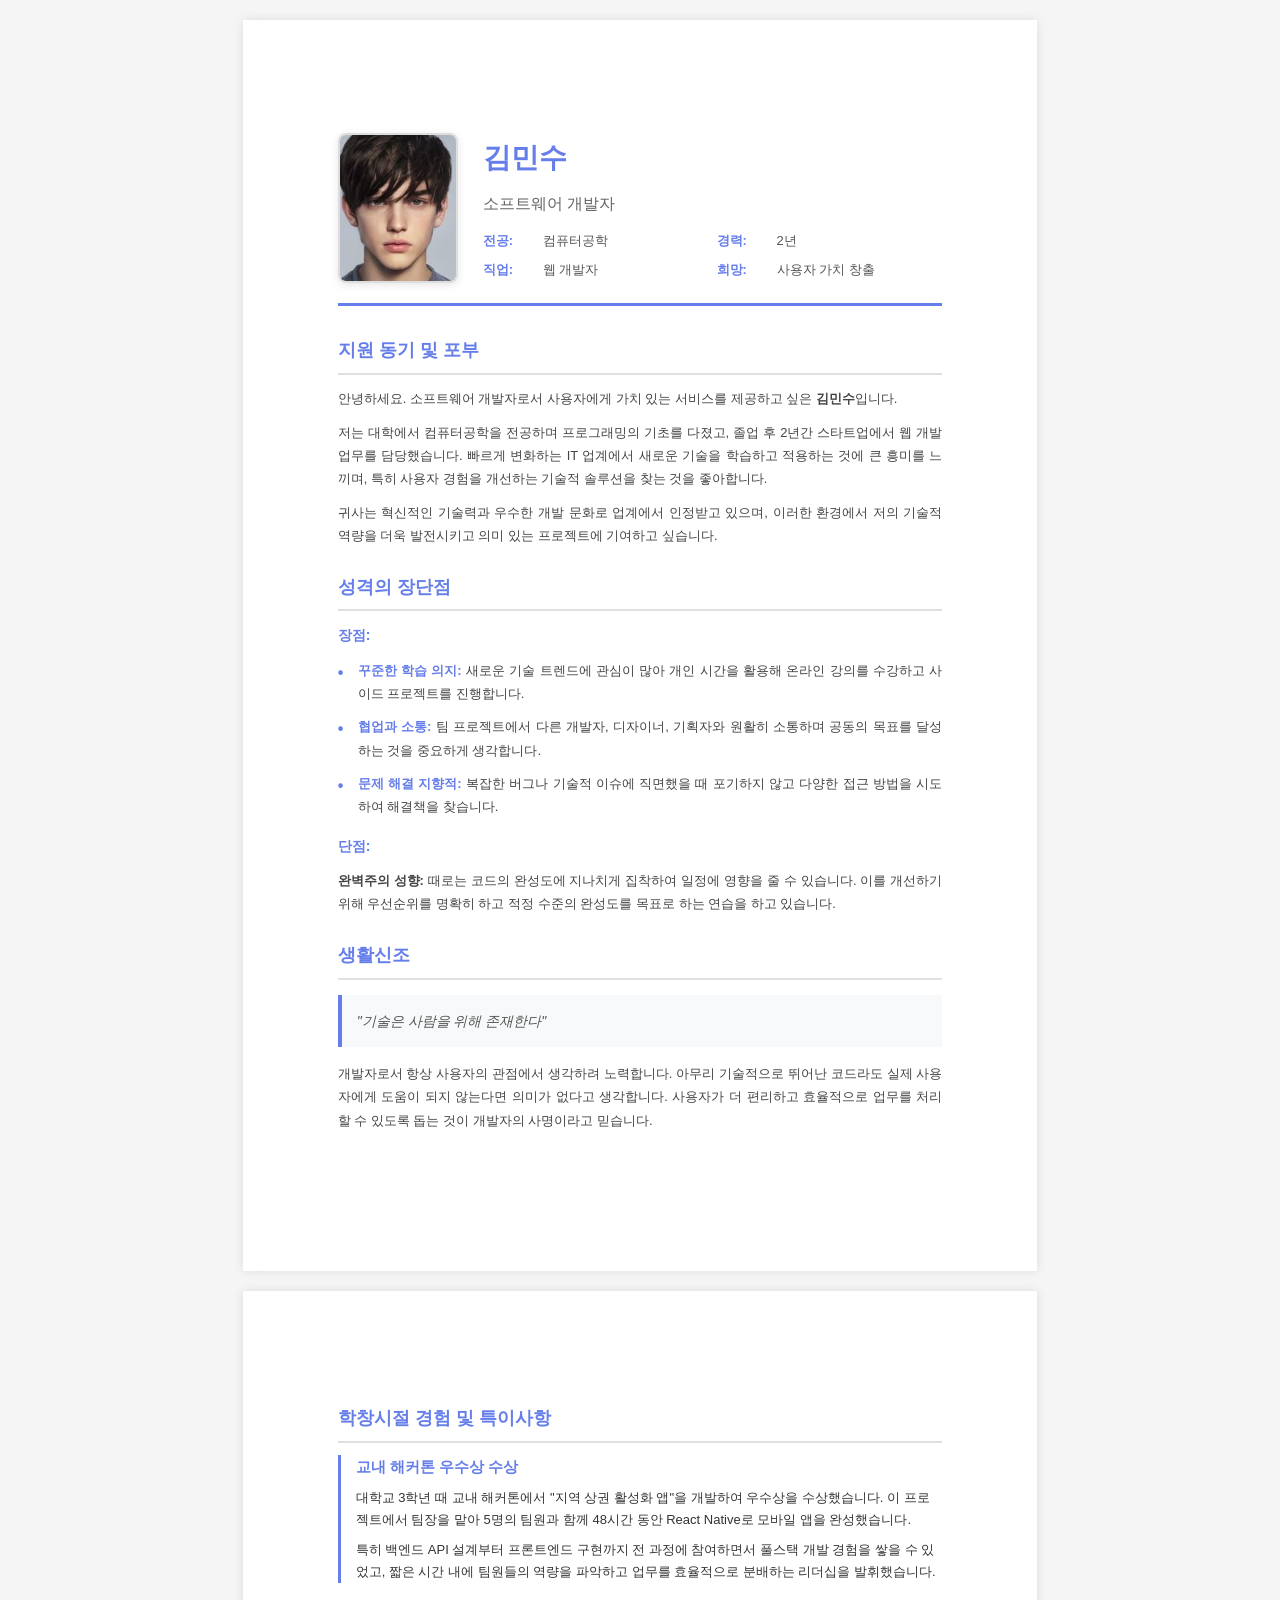
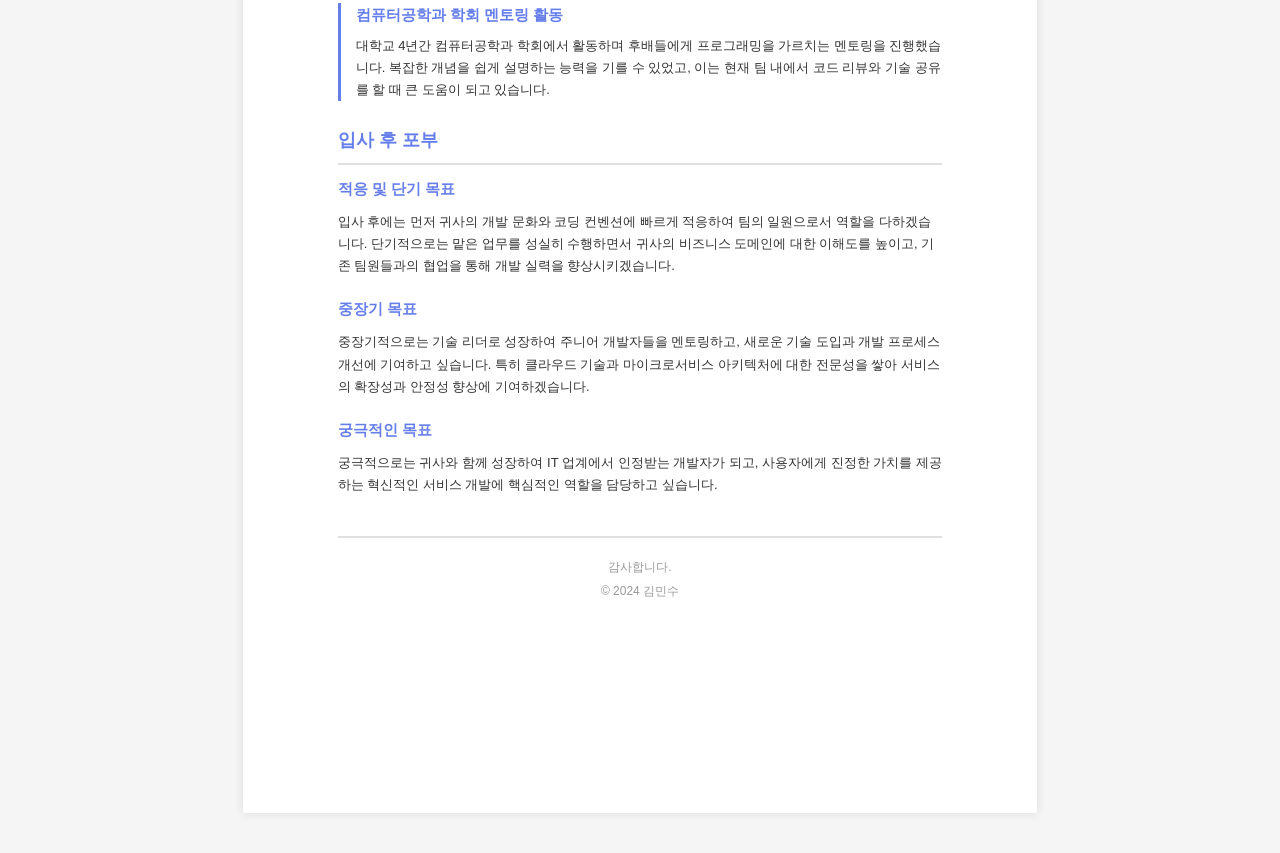
<file: index.html>
<!DOCTYPE html>
<html lang="ko">
<head>
    <meta charset="UTF-8">
    <meta name="viewport" content="width=device-width, initial-scale=1.0">
    <title>김민수 - 자기소개서</title>
    <style>
        * {
            margin: 0;
            padding: 0;
            box-sizing: border-box;
        }

        @page {
            size: A4;
            margin: 0;
        }

        body {
            font-family: 'Malgun Gothic', '맑은 고딕', Arial, sans-serif;
            line-height: 1.6;
            color: #333;
            background: #f5f5f5;
            padding: 20px;
        }

        .page {
            width: 210mm;
            min-height: 297mm;
            background: white;
            margin: 0 auto 20px;
            padding: 30mm 25mm;
            box-shadow: 0 0 10px rgba(0, 0, 0, 0.1);
            page-break-after: always;
        }

        .page:last-child {
            page-break-after: auto;
        }

        /* 헤더 */
        .header {
            display: flex;
            align-items: center;
            margin-bottom: 30px;
            padding-bottom: 20px;
            border-bottom: 3px solid #667eea;
        }

        .profile-photo {
            width: 120px;
            height: 150px;
            object-fit: cover;
            border-radius: 8px;
            margin-right: 25px;
            border: 2px solid #ddd;
            box-shadow: 0 2px 8px rgba(0, 0, 0, 0.1);
        }

        .header-info {
            flex: 1;
        }

        .header-info h1 {
            font-size: 28px;
            color: #667eea;
            margin-bottom: 10px;
            font-weight: bold;
        }

        .header-info .subtitle {
            font-size: 16px;
            color: #666;
            margin-bottom: 15px;
        }

        .info-grid {
            display: grid;
            grid-template-columns: repeat(2, 1fr);
            gap: 8px;
            font-size: 13px;
            color: #555;
        }

        .info-item {
            display: flex;
        }

        .info-label {
            font-weight: bold;
            min-width: 60px;
            color: #667eea;
        }

        /* 섹션 스타일 */
        .section {
            margin-bottom: 25px;
        }

        .section-title {
            font-size: 18px;
            font-weight: bold;
            color: #667eea;
            margin-bottom: 12px;
            padding-bottom: 8px;
            border-bottom: 2px solid #e0e0e0;
        }

        .section-content {
            font-size: 13px;
            line-height: 1.8;
            color: #444;
            text-align: justify;
        }

        .section-content p {
            margin-bottom: 10px;
        }

        /* 리스트 스타일 */
        .strengths-list {
            list-style: none;
            padding-left: 0;
        }

        .strengths-list li {
            margin-bottom: 10px;
            padding-left: 20px;
            position: relative;
        }

        .strengths-list li::before {
            content: '•';
            position: absolute;
            left: 0;
            color: #667eea;
            font-weight: bold;
            font-size: 16px;
        }

        .strengths-list strong {
            color: #667eea;
            font-weight: bold;
        }

        /* 인용구 */
        .quote-box {
            background: #f8f9fa;
            border-left: 4px solid #667eea;
            padding: 15px;
            margin: 15px 0;
            font-style: italic;
            font-size: 14px;
            color: #555;
        }

        /* 경험 항목 */
        .experience-item {
            margin-bottom: 20px;
            padding-left: 20px;
            border-left: 3px solid #667eea;
            padding-left: 15px;
        }

        .experience-item h4 {
            font-size: 15px;
            color: #667eea;
            margin-bottom: 8px;
            font-weight: bold;
        }

        .experience-item p {
            font-size: 13px;
            line-height: 1.7;
            margin-bottom: 8px;
        }

        /* 포부 섹션 */
        .future-section {
            margin-bottom: 20px;
        }

        .future-section h4 {
            font-size: 15px;
            color: #667eea;
            margin-bottom: 10px;
            font-weight: bold;
        }

        .future-section p {
            font-size: 13px;
            line-height: 1.7;
            margin-bottom: 8px;
        }

        /* 인쇄 스타일 */
        @media print {
            body {
                background: white;
                padding: 0;
            }

            .page {
                margin: 0;
                box-shadow: none;
                page-break-after: always;
            }

            .page:last-child {
                page-break-after: auto;
            }
        }

        /* 화면 미리보기 */
        @media screen {
            .page {
                margin-bottom: 20px;
            }
        }
    </style>
</head>
<body>
    <!-- 1페이지 -->
    <div class="page">
        <!-- 헤더 (프로필 사진 + 기본 정보) -->
        <div class="header">
            <img src="hansome.JPG" alt="김민수 프로필" class="profile-photo" onerror="this.style.display='none';">
            <div class="header-info">
                <h1>김민수</h1>
                <div class="subtitle">소프트웨어 개발자</div>
                <div class="info-grid">
                    <div class="info-item">
                        <span class="info-label">전공:</span>
                        <span>컴퓨터공학</span>
                    </div>
                    <div class="info-item">
                        <span class="info-label">경력:</span>
                        <span>2년</span>
                    </div>
                    <div class="info-item">
                        <span class="info-label">직업:</span>
                        <span>웹 개발자</span>
                    </div>
                    <div class="info-item">
                        <span class="info-label">희망:</span>
                        <span>사용자 가치 창출</span>
                    </div>
                </div>
            </div>
        </div>

        <!-- 지원 동기 및 포부 -->
        <div class="section">
            <h2 class="section-title">지원 동기 및 포부</h2>
            <div class="section-content">
                <p>
                    안녕하세요. 소프트웨어 개발자로서 사용자에게 가치 있는 서비스를 제공하고 싶은 <strong>김민수</strong>입니다.
                </p>
                <p>
                    저는 대학에서 컴퓨터공학을 전공하며 프로그래밍의 기초를 다졌고, 졸업 후 2년간 스타트업에서 웹 개발 업무를 담당했습니다. 빠르게 변화하는 IT 업계에서 새로운 기술을 학습하고 적용하는 것에 큰 흥미를 느끼며, 특히 사용자 경험을 개선하는 기술적 솔루션을 찾는 것을 좋아합니다.
                </p>
                <p>
                    귀사는 혁신적인 기술력과 우수한 개발 문화로 업계에서 인정받고 있으며, 이러한 환경에서 저의 기술적 역량을 더욱 발전시키고 의미 있는 프로젝트에 기여하고 싶습니다.
                </p>
            </div>
        </div>

        <!-- 성격의 장단점 -->
        <div class="section">
            <h2 class="section-title">성격의 장단점</h2>
            <div class="section-content">
                <h4 style="color: #667eea; margin-bottom: 10px; font-size: 14px;">장점:</h4>
                <ul class="strengths-list">
                    <li>
                        <strong>꾸준한 학습 의지:</strong> 새로운 기술 트렌드에 관심이 많아 개인 시간을 활용해 온라인 강의를 수강하고 사이드 프로젝트를 진행합니다.
                    </li>
                    <li>
                        <strong>협업과 소통:</strong> 팀 프로젝트에서 다른 개발자, 디자이너, 기획자와 원활히 소통하며 공동의 목표를 달성하는 것을 중요하게 생각합니다.
                    </li>
                    <li>
                        <strong>문제 해결 지향적:</strong> 복잡한 버그나 기술적 이슈에 직면했을 때 포기하지 않고 다양한 접근 방법을 시도하여 해결책을 찾습니다.
                    </li>
                </ul>
                <h4 style="color: #667eea; margin-top: 15px; margin-bottom: 10px; font-size: 14px;">단점:</h4>
                <p>
                    <strong>완벽주의 성향:</strong> 때로는 코드의 완성도에 지나치게 집착하여 일정에 영향을 줄 수 있습니다. 이를 개선하기 위해 우선순위를 명확히 하고 적정 수준의 완성도를 목표로 하는 연습을 하고 있습니다.
                </p>
            </div>
        </div>

        <!-- 생활신조 -->
        <div class="section">
            <h2 class="section-title">생활신조</h2>
            <div class="quote-box">
                "기술은 사람을 위해 존재한다"
            </div>
            <div class="section-content">
                <p>
                    개발자로서 항상 사용자의 관점에서 생각하려 노력합니다. 아무리 기술적으로 뛰어난 코드라도 실제 사용자에게 도움이 되지 않는다면 의미가 없다고 생각합니다. 사용자가 더 편리하고 효율적으로 업무를 처리할 수 있도록 돕는 것이 개발자의 사명이라고 믿습니다.
                </p>
            </div>
        </div>
    </div>

    <!-- 2페이지 -->
    <div class="page">
        <!-- 학창시절 경험 및 특이사항 -->
        <div class="section">
            <h2 class="section-title">학창시절 경험 및 특이사항</h2>
            
            <div class="experience-item">
                <h4>교내 해커톤 우수상 수상</h4>
                <p>
                    대학교 3학년 때 교내 해커톤에서 "지역 상권 활성화 앱"을 개발하여 우수상을 수상했습니다. 이 프로젝트에서 팀장을 맡아 5명의 팀원과 함께 48시간 동안 React Native로 모바일 앱을 완성했습니다.
                </p>
                <p>
                    특히 백엔드 API 설계부터 프론트엔드 구현까지 전 과정에 참여하면서 풀스택 개발 경험을 쌓을 수 있었고, 짧은 시간 내에 팀원들의 역량을 파악하고 업무를 효율적으로 분배하는 리더십을 발휘했습니다.
                </p>
            </div>

            <div class="experience-item">
                <h4>컴퓨터공학과 학회 멘토링 활동</h4>
                <p>
                    대학교 4년간 컴퓨터공학과 학회에서 활동하며 후배들에게 프로그래밍을 가르치는 멘토링을 진행했습니다. 복잡한 개념을 쉽게 설명하는 능력을 기를 수 있었고, 이는 현재 팀 내에서 코드 리뷰와 기술 공유를 할 때 큰 도움이 되고 있습니다.
                </p>
            </div>
        </div>

        <!-- 입사 후 포부 -->
        <div class="section">
            <h2 class="section-title">입사 후 포부</h2>
            
            <div class="future-section">
                <h4>적응 및 단기 목표</h4>
                <p>
                    입사 후에는 먼저 귀사의 개발 문화와 코딩 컨벤션에 빠르게 적응하여 팀의 일원으로서 역할을 다하겠습니다. 단기적으로는 맡은 업무를 성실히 수행하면서 귀사의 비즈니스 도메인에 대한 이해도를 높이고, 기존 팀원들과의 협업을 통해 개발 실력을 향상시키겠습니다.
                </p>
            </div>

            <div class="future-section">
                <h4>중장기 목표</h4>
                <p>
                    중장기적으로는 기술 리더로 성장하여 주니어 개발자들을 멘토링하고, 새로운 기술 도입과 개발 프로세스 개선에 기여하고 싶습니다. 특히 클라우드 기술과 마이크로서비스 아키텍처에 대한 전문성을 쌓아 서비스의 확장성과 안정성 향상에 기여하겠습니다.
                </p>
            </div>

            <div class="future-section">
                <h4>궁극적인 목표</h4>
                <p>
                    궁극적으로는 귀사와 함께 성장하여 IT 업계에서 인정받는 개발자가 되고, 사용자에게 진정한 가치를 제공하는 혁신적인 서비스 개발에 핵심적인 역할을 담당하고 싶습니다.
                </p>
            </div>
        </div>

        <!-- 푸터 -->
        <div style="text-align: center; margin-top: 40px; padding-top: 20px; border-top: 2px solid #e0e0e0; color: #999; font-size: 12px;">
            <p>감사합니다.</p>
            <p style="margin-top: 5px;">&copy; 2024 김민수</p>
        </div>
    </div>

    <script>
        // 인쇄 시 페이지 나누기 최적화
        window.addEventListener('beforeprint', function() {
            document.body.style.background = 'white';
        });

        window.addEventListener('afterprint', function() {
            document.body.style.background = '#f5f5f5';
        });
    </script>
</body>
</html>
</file>
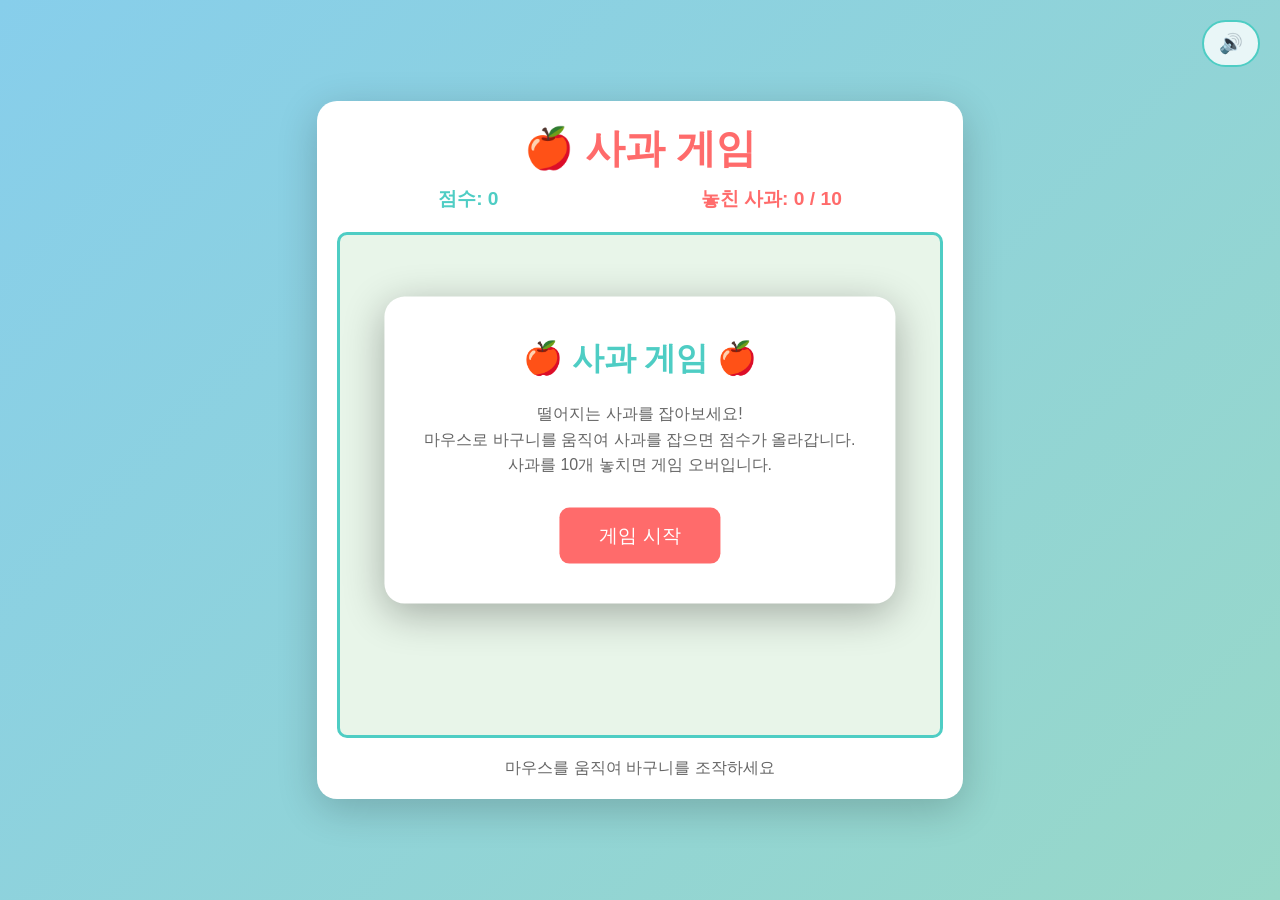
<file: apple-game.html>
<!DOCTYPE html>
<html lang="ko">
<head>
    <meta charset="UTF-8">
    <meta name="viewport" content="width=device-width, initial-scale=1.0">
    <title>사과 게임</title>
    <style>
        * {
            margin: 0;
            padding: 0;
            box-sizing: border-box;
        }

        body {
            font-family: 'Arial', sans-serif;
            background: linear-gradient(135deg, #87CEEB 0%, #98D8C8 100%);
            display: flex;
            justify-content: center;
            align-items: center;
            min-height: 100vh;
            overflow: hidden;
        }

        .game-container {
            background: white;
            border-radius: 20px;
            box-shadow: 0 10px 40px rgba(0, 0, 0, 0.2);
            padding: 20px;
            text-align: center;
        }

        h1 {
            color: #FF6B6B;
            margin-bottom: 10px;
            font-size: 2.5em;
        }

        .score-board {
            display: flex;
            justify-content: space-around;
            margin-bottom: 20px;
            font-size: 1.2em;
            font-weight: bold;
        }

        .score {
            color: #4ECDC4;
        }

        .missed {
            color: #FF6B6B;
        }

        #gameCanvas {
            border: 3px solid #4ECDC4;
            border-radius: 10px;
            background: #E8F5E9;
            display: block;
            margin: 0 auto;
            cursor: pointer;
        }

        .controls {
            margin-top: 20px;
            color: #666;
        }

        .game-over {
            position: absolute;
            top: 50%;
            left: 50%;
            transform: translate(-50%, -50%);
            background: white;
            padding: 40px;
            border-radius: 20px;
            box-shadow: 0 10px 40px rgba(0, 0, 0, 0.3);
            text-align: center;
            display: none;
        }

        .game-over h2 {
            color: #FF6B6B;
            margin-bottom: 20px;
            font-size: 2em;
        }

        .game-over button {
            background: #4ECDC4;
            color: white;
            border: none;
            padding: 15px 30px;
            font-size: 1.2em;
            border-radius: 10px;
            cursor: pointer;
            margin-top: 20px;
            transition: background 0.3s;
        }

        .game-over button:hover {
            background: #45B7B8;
        }

        .start-screen {
            position: absolute;
            top: 50%;
            left: 50%;
            transform: translate(-50%, -50%);
            background: white;
            padding: 40px;
            border-radius: 20px;
            box-shadow: 0 10px 40px rgba(0, 0, 0, 0.3);
            text-align: center;
        }

        .start-screen h2 {
            color: #4ECDC4;
            margin-bottom: 20px;
            font-size: 2em;
        }

        .start-screen p {
            color: #666;
            margin-bottom: 30px;
            line-height: 1.6;
        }

        .start-screen button {
            background: #FF6B6B;
            color: white;
            border: none;
            padding: 15px 40px;
            font-size: 1.2em;
            border-radius: 10px;
            cursor: pointer;
            transition: background 0.3s;
        }

        .start-screen button:hover {
            background: #FF5252;
        }

        .sound-control {
            position: absolute;
            top: 20px;
            right: 20px;
            background: rgba(255, 255, 255, 0.8);
            padding: 10px 15px;
            border-radius: 25px;
            cursor: pointer;
            font-size: 1.2em;
            border: 2px solid #4ECDC4;
            transition: all 0.3s;
        }

        .sound-control:hover {
            background: rgba(255, 255, 255, 1);
            transform: scale(1.1);
        }
    </style>
</head>
<body>
    <div class="sound-control" id="soundControl" onclick="toggleSound()">🔊</div>
    <div class="start-screen" id="startScreen">
        <h2>🍎 사과 게임 🍎</h2>
        <p>
            떨어지는 사과를 잡아보세요!<br>
            마우스로 바구니를 움직여 사과를 잡으면 점수가 올라갑니다.<br>
            사과를 10개 놓치면 게임 오버입니다.
        </p>
        <button onclick="startGame()">게임 시작</button>
    </div>

    <div class="game-container">
        <h1>🍎 사과 게임</h1>
        <div class="score-board">
            <div class="score">점수: <span id="score">0</span></div>
            <div class="missed">놓친 사과: <span id="missed">0</span> / 10</div>
        </div>
        <canvas id="gameCanvas" width="600" height="500"></canvas>
        <div class="controls">
            마우스를 움직여 바구니를 조작하세요
        </div>
    </div>

    <div class="game-over" id="gameOver">
        <h2>게임 오버!</h2>
        <p>최종 점수: <span id="finalScore">0</span></p>
        <button onclick="restartGame()">다시 시작</button>
    </div>

    <script>
        const canvas = document.getElementById('gameCanvas');
        const ctx = canvas.getContext('2d');
        const scoreElement = document.getElementById('score');
        const missedElement = document.getElementById('missed');
        const startScreen = document.getElementById('startScreen');
        const gameOverScreen = document.getElementById('gameOver');
        const finalScoreElement = document.getElementById('finalScore');
        const soundControl = document.getElementById('soundControl');

        let score = 0;
        let missed = 0;
        let gameRunning = false;
        let basketX = canvas.width / 2 - 50;
        let apples = [];
        let gameSpeed = 2;
        let lastAppleTime = 0;
        let soundEnabled = true;
        let audioContext = null;
        let backgroundMusicInterval = null;

        // 오디오 컨텍스트 초기화
        function initAudio() {
            try {
                audioContext = new (window.AudioContext || window.webkitAudioContext)();
            } catch (e) {
                console.log('Web Audio API를 지원하지 않습니다.');
            }
        }

        // 경쾌한 효과음 생성 (사과를 잡았을 때)
        function playCatchSound() {
            if (!soundEnabled || !audioContext) return;

            const oscillator = audioContext.createOscillator();
            const gainNode = audioContext.createGain();

            oscillator.connect(gainNode);
            gainNode.connect(audioContext.destination);

            // 경쾌한 멜로디: 도-미-솔 (C-E-G)
            const frequencies = [523.25, 659.25, 783.99]; // C5, E5, G5
            let currentFreq = 0;

            function playNote(index) {
                if (index >= frequencies.length) return;

                const osc = audioContext.createOscillator();
                const gain = audioContext.createGain();

                osc.type = 'sine';
                osc.frequency.setValueAtTime(frequencies[index], audioContext.currentTime);
                
                gain.gain.setValueAtTime(0.3, audioContext.currentTime);
                gain.gain.exponentialRampToValueAtTime(0.01, audioContext.currentTime + 0.2);

                osc.connect(gain);
                gain.connect(audioContext.destination);

                osc.start(audioContext.currentTime + index * 0.1);
                osc.stop(audioContext.currentTime + index * 0.1 + 0.2);

                playNote(index + 1);
            }

            playNote(0);
        }

        // 배경음악 생성 (경쾌한 멜로디)
        function playBackgroundMusic() {
            if (!soundEnabled || !audioContext) return;

            const notes = [
                { freq: 523.25, time: 0 },    // C5
                { freq: 587.33, time: 0.2 },  // D5
                { freq: 659.25, time: 0.4 },  // E5
                { freq: 698.46, time: 0.6 },  // F5
                { freq: 783.99, time: 0.8 },  // G5
                { freq: 880.00, time: 1.0 },  // A5
                { freq: 987.77, time: 1.2 },  // B5
                { freq: 1046.50, time: 1.4 }, // C6
            ];

            let musicTime = 0;
            const loopDuration = 3; // 3초 반복

            function playMusicLoop() {
                if (!gameRunning || !soundEnabled) return;

                notes.forEach(note => {
                    const osc = audioContext.createOscillator();
                    const gain = audioContext.createGain();

                    osc.type = 'sine';
                    osc.frequency.setValueAtTime(note.freq, audioContext.currentTime + musicTime + note.time);
                    
                    gain.gain.setValueAtTime(0.15, audioContext.currentTime + musicTime + note.time);
                    gain.gain.exponentialRampToValueAtTime(0.01, audioContext.currentTime + musicTime + note.time + 0.3);

                    osc.connect(gain);
                    gain.connect(audioContext.destination);

                    osc.start(audioContext.currentTime + musicTime + note.time);
                    osc.stop(audioContext.currentTime + musicTime + note.time + 0.3);
                });

                musicTime += loopDuration;
            }

            // 첫 재생
            playMusicLoop();

            // 반복 재생
            backgroundMusicInterval = setInterval(() => {
                if (gameRunning && soundEnabled) {
                    playMusicLoop();
                }
            }, loopDuration * 1000);
        }

        // 배경음악 중지
        function stopBackgroundMusic() {
            if (backgroundMusicInterval) {
                clearInterval(backgroundMusicInterval);
                backgroundMusicInterval = null;
            }
        }

        // 사운드 토글
        function toggleSound() {
            soundEnabled = !soundEnabled;
            soundControl.textContent = soundEnabled ? '🔊' : '🔇';
            
            if (!soundEnabled) {
                stopBackgroundMusic();
            } else if (gameRunning) {
                playBackgroundMusic();
            }
        }

        // 오디오 컨텍스트 초기화 (사용자 인터랙션 후)
        initAudio();

        // 바구니 그리기
        function drawBasket(x) {
            ctx.fillStyle = '#8B4513';
            ctx.fillRect(x, canvas.height - 40, 100, 20);
            ctx.fillStyle = '#654321';
            ctx.fillRect(x + 10, canvas.height - 35, 80, 15);
            
            // 바구니 손잡이
            ctx.strokeStyle = '#8B4513';
            ctx.lineWidth = 5;
            ctx.beginPath();
            ctx.arc(x + 25, canvas.height - 40, 10, 0, Math.PI, true);
            ctx.stroke();
            ctx.beginPath();
            ctx.arc(x + 75, canvas.height - 40, 10, 0, Math.PI, true);
            ctx.stroke();
        }

        // 사과 그리기
        function drawApple(x, y) {
            // 사과 몸체
            ctx.fillStyle = '#FF4444';
            ctx.beginPath();
            ctx.ellipse(x, y, 20, 25, 0, 0, 2 * Math.PI);
            ctx.fill();
            
            // 사과 하이라이트
            ctx.fillStyle = '#FF6666';
            ctx.beginPath();
            ctx.ellipse(x - 5, y - 5, 8, 10, 0, 0, 2 * Math.PI);
            ctx.fill();
            
            // 줄기
            ctx.fillStyle = '#8B4513';
            ctx.fillRect(x - 2, y - 25, 4, 8);
            
            // 잎
            ctx.fillStyle = '#228B22';
            ctx.beginPath();
            ctx.ellipse(x + 5, y - 20, 8, 5, -0.5, 0, 2 * Math.PI);
            ctx.fill();
        }

        // 마우스 이동 추적
        canvas.addEventListener('mousemove', (e) => {
            const rect = canvas.getBoundingClientRect();
            basketX = e.clientX - rect.left - 50;
            if (basketX < 0) basketX = 0;
            if (basketX > canvas.width - 100) basketX = canvas.width - 100;
        });

        // 사과 생성
        function createApple() {
            const now = Date.now();
            if (now - lastAppleTime > 1000) { // 1초마다 사과 생성
                apples.push({
                    x: Math.random() * (canvas.width - 40) + 20,
                    y: -30,
                    speed: gameSpeed + Math.random() * 2
                });
                lastAppleTime = now;
            }
        }

        // 충돌 감지
        function checkCollision(apple) {
            return apple.x + 20 > basketX && 
                   apple.x - 20 < basketX + 100 &&
                   apple.y + 25 > canvas.height - 40 &&
                   apple.y - 25 < canvas.height;
        }

        // 게임 업데이트
        function update() {
            if (!gameRunning) return;

            ctx.clearRect(0, 0, canvas.width, canvas.height);

            // 사과 생성
            createApple();

            // 사과 업데이트
            for (let i = apples.length - 1; i >= 0; i--) {
                const apple = apples[i];
                apple.y += apple.speed;

                // 바구니와 충돌 체크
                if (checkCollision(apple)) {
                    score++;
                    scoreElement.textContent = score;
                    playCatchSound(); // 효과음 재생
                    apples.splice(i, 1);
                    continue;
                }

                // 화면 밖으로 나간 사과
                if (apple.y > canvas.height) {
                    missed++;
                    missedElement.textContent = missed;
                    apples.splice(i, 1);
                    
                    if (missed >= 10) {
                        gameOver();
                        return;
                    }
                } else {
                    drawApple(apple.x, apple.y);
                }
            }

            // 바구니 그리기
            drawBasket(basketX);

            // 난이도 증가
            if (score > 0 && score % 10 === 0) {
                gameSpeed = 2 + Math.floor(score / 10) * 0.5;
            }

            requestAnimationFrame(update);
        }

        // 게임 시작
        function startGame() {
            // 사용자 인터랙션 후 오디오 컨텍스트 활성화
            if (audioContext && audioContext.state === 'suspended') {
                audioContext.resume();
            }
            
            startScreen.style.display = 'none';
            gameRunning = true;
            score = 0;
            missed = 0;
            apples = [];
            gameSpeed = 2;
            basketX = canvas.width / 2 - 50;
            scoreElement.textContent = 0;
            missedElement.textContent = 0;
            
            // 배경음악 시작
            if (soundEnabled) {
                playBackgroundMusic();
            }
            
            update();
        }

        // 게임 오버
        function gameOver() {
            gameRunning = false;
            stopBackgroundMusic(); // 배경음악 중지
            finalScoreElement.textContent = score;
            gameOverScreen.style.display = 'block';
        }

        // 게임 재시작
        function restartGame() {
            gameOverScreen.style.display = 'none';
            startGame();
        }
    </script>
</body>
</html>
</file>
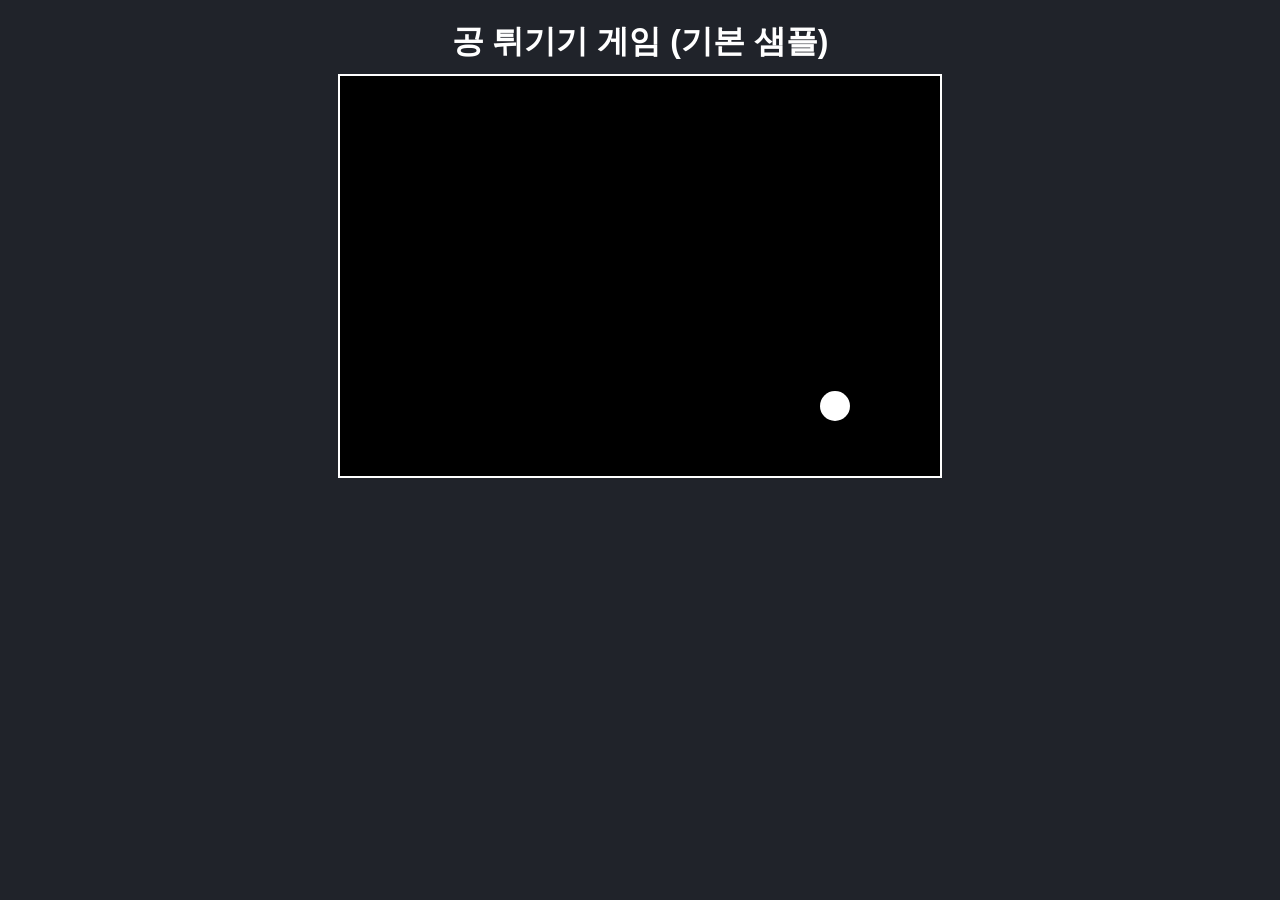
<file: index_1.html>
<!DOCTYPE html>
<html lang="ko">
<head>
  <meta charset="UTF-8" />
  <title>공 튀기기 게임 (기본)</title>
  <link rel="stylesheet" href="./style.css" />
</head>
<body>
  <h1>공 튀기기 게임 (기본 샘플)</h1>
  <canvas id="gameCanvas" width="600" height="400"></canvas>

  <!-- 게임 로직 -->
  <script src="./script.js"></script>
</body>
</html>
</file>
<file: style.css>
/* 화면 전체 중앙 정렬 */
body {
    margin: 0;
    padding: 0;
    font-family: Arial, sans-serif;
    display: flex;
    flex-direction: column;
    align-items: center;
    justify-content: flex-start;
    height: 100vh;
    background: #20232a;
    color: #ffffff;
  }
  
  /* 제목 간단 스타일 */
  h1 {
    margin-top: 20px;
    margin-bottom: 10px;
  }
  
  /* 캔버스 테두리 */
  #gameCanvas {
    border: 2px solid #ffffff;
    background: #000000;
  }
</file>
